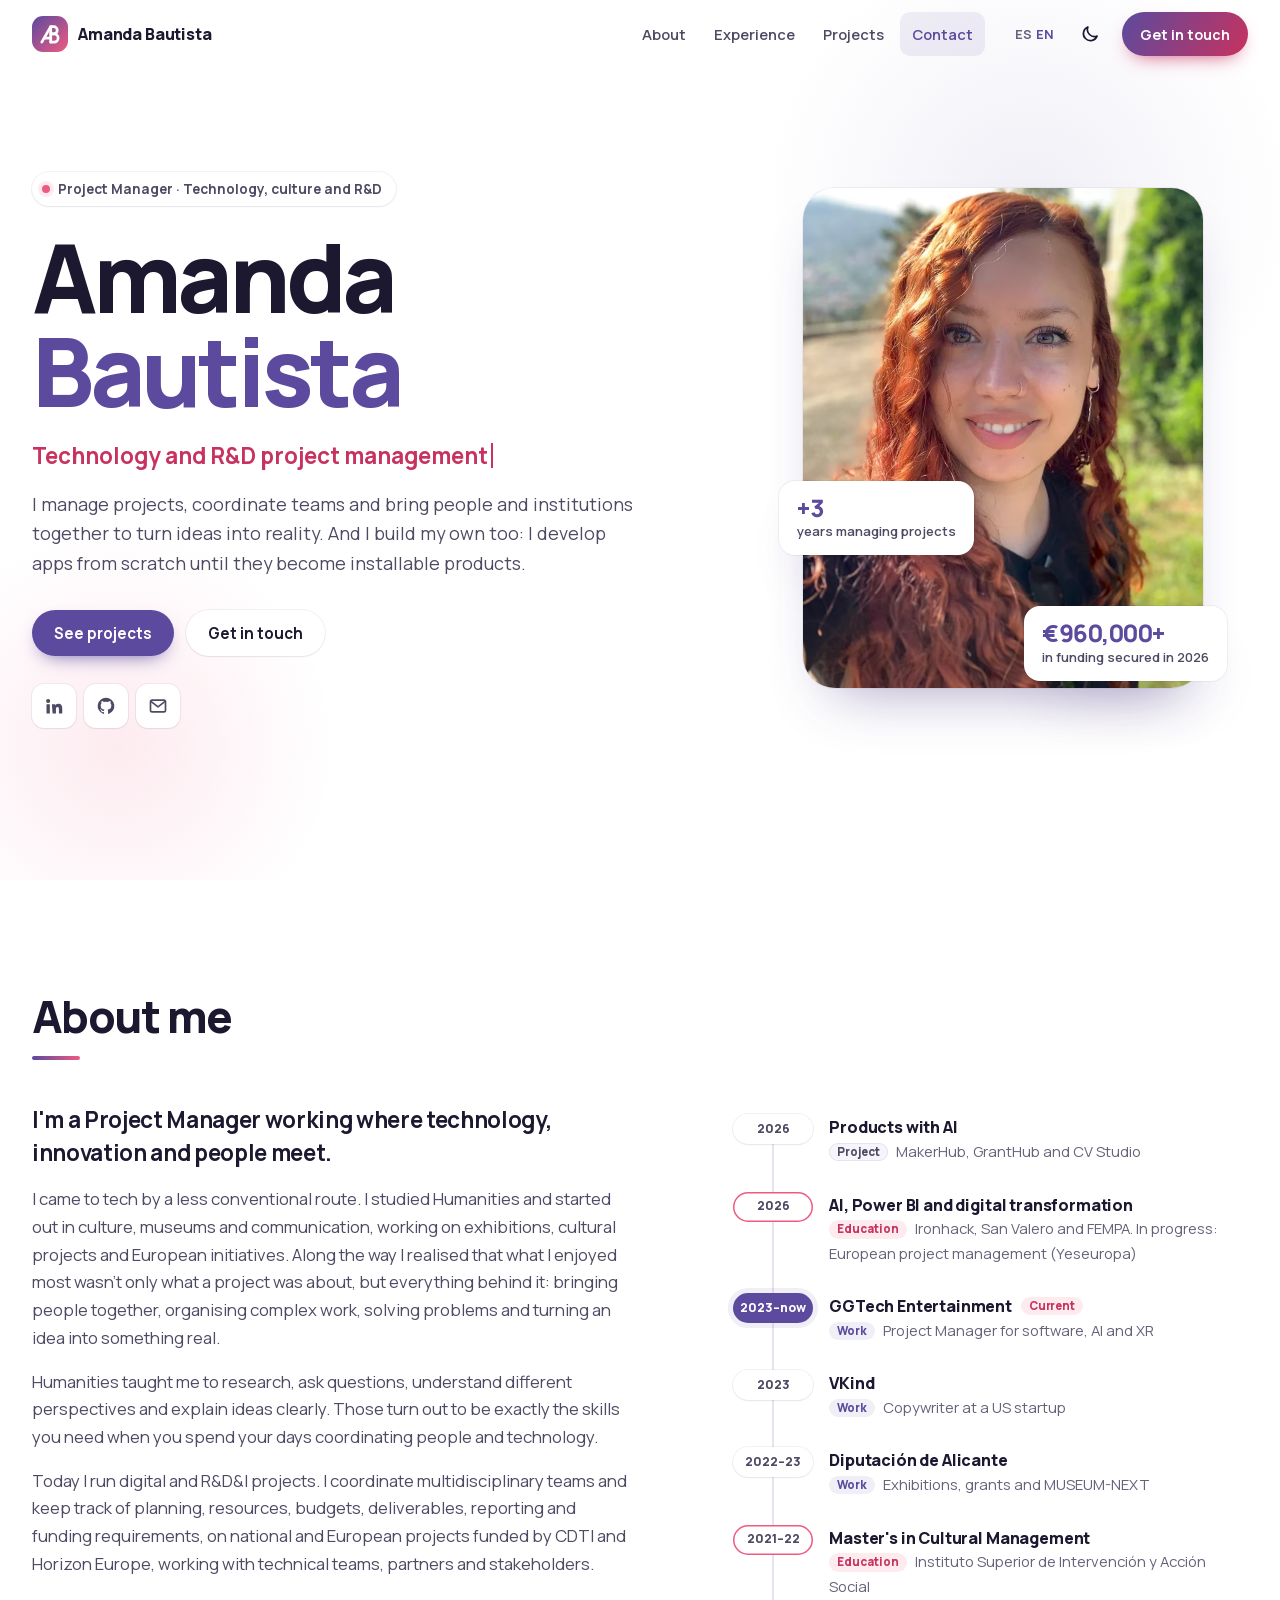
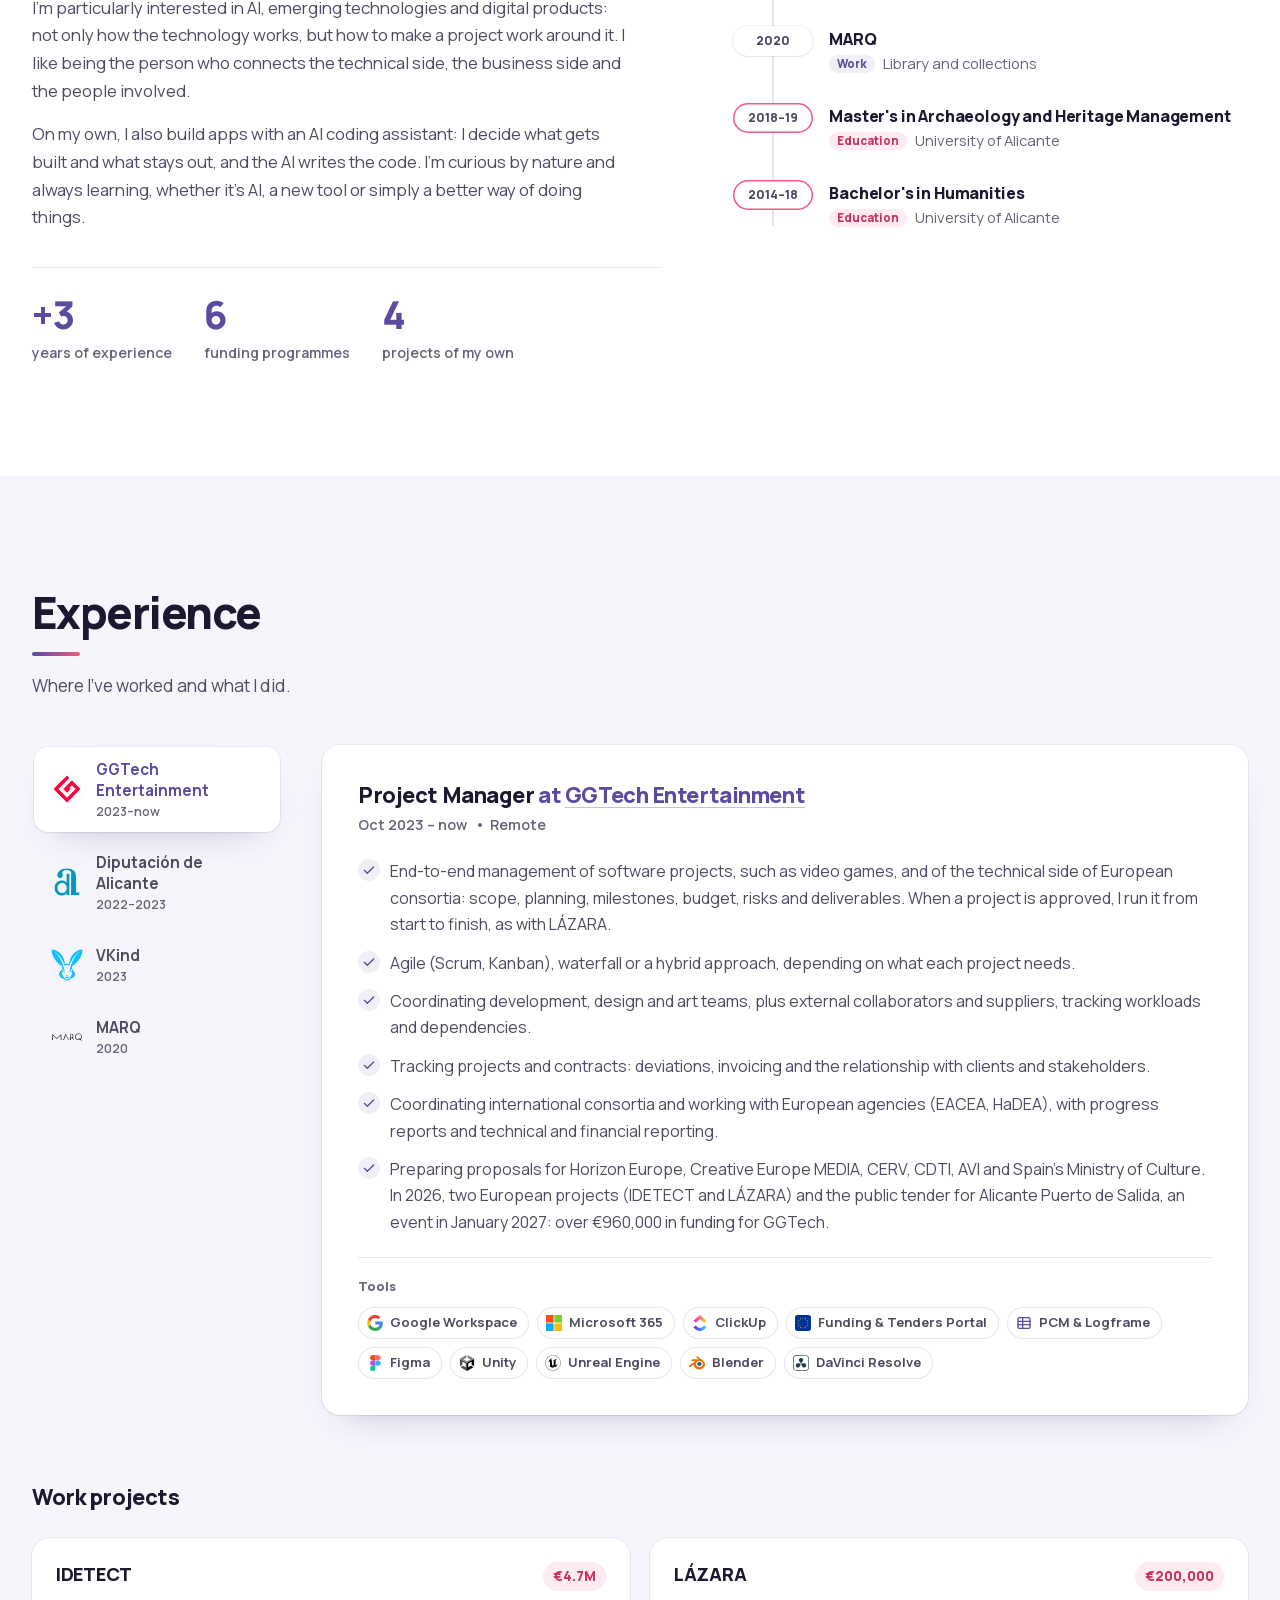
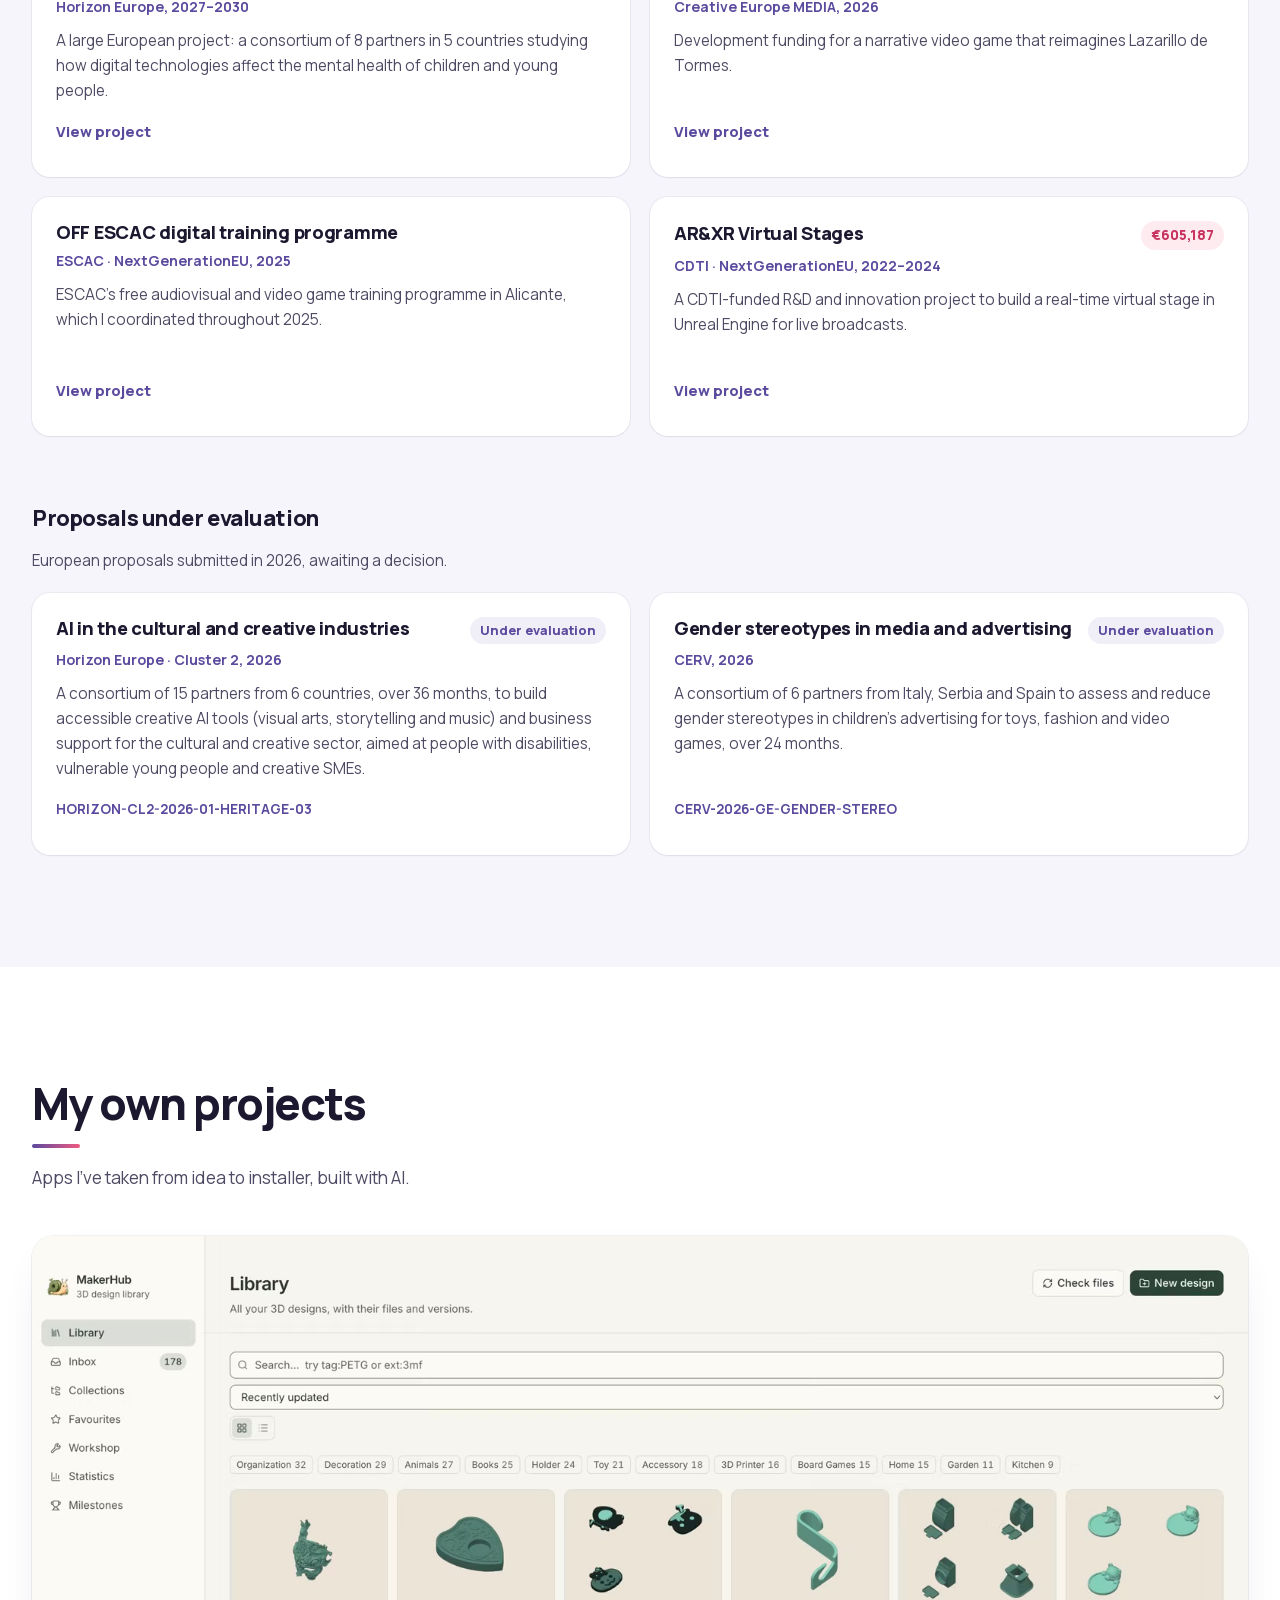
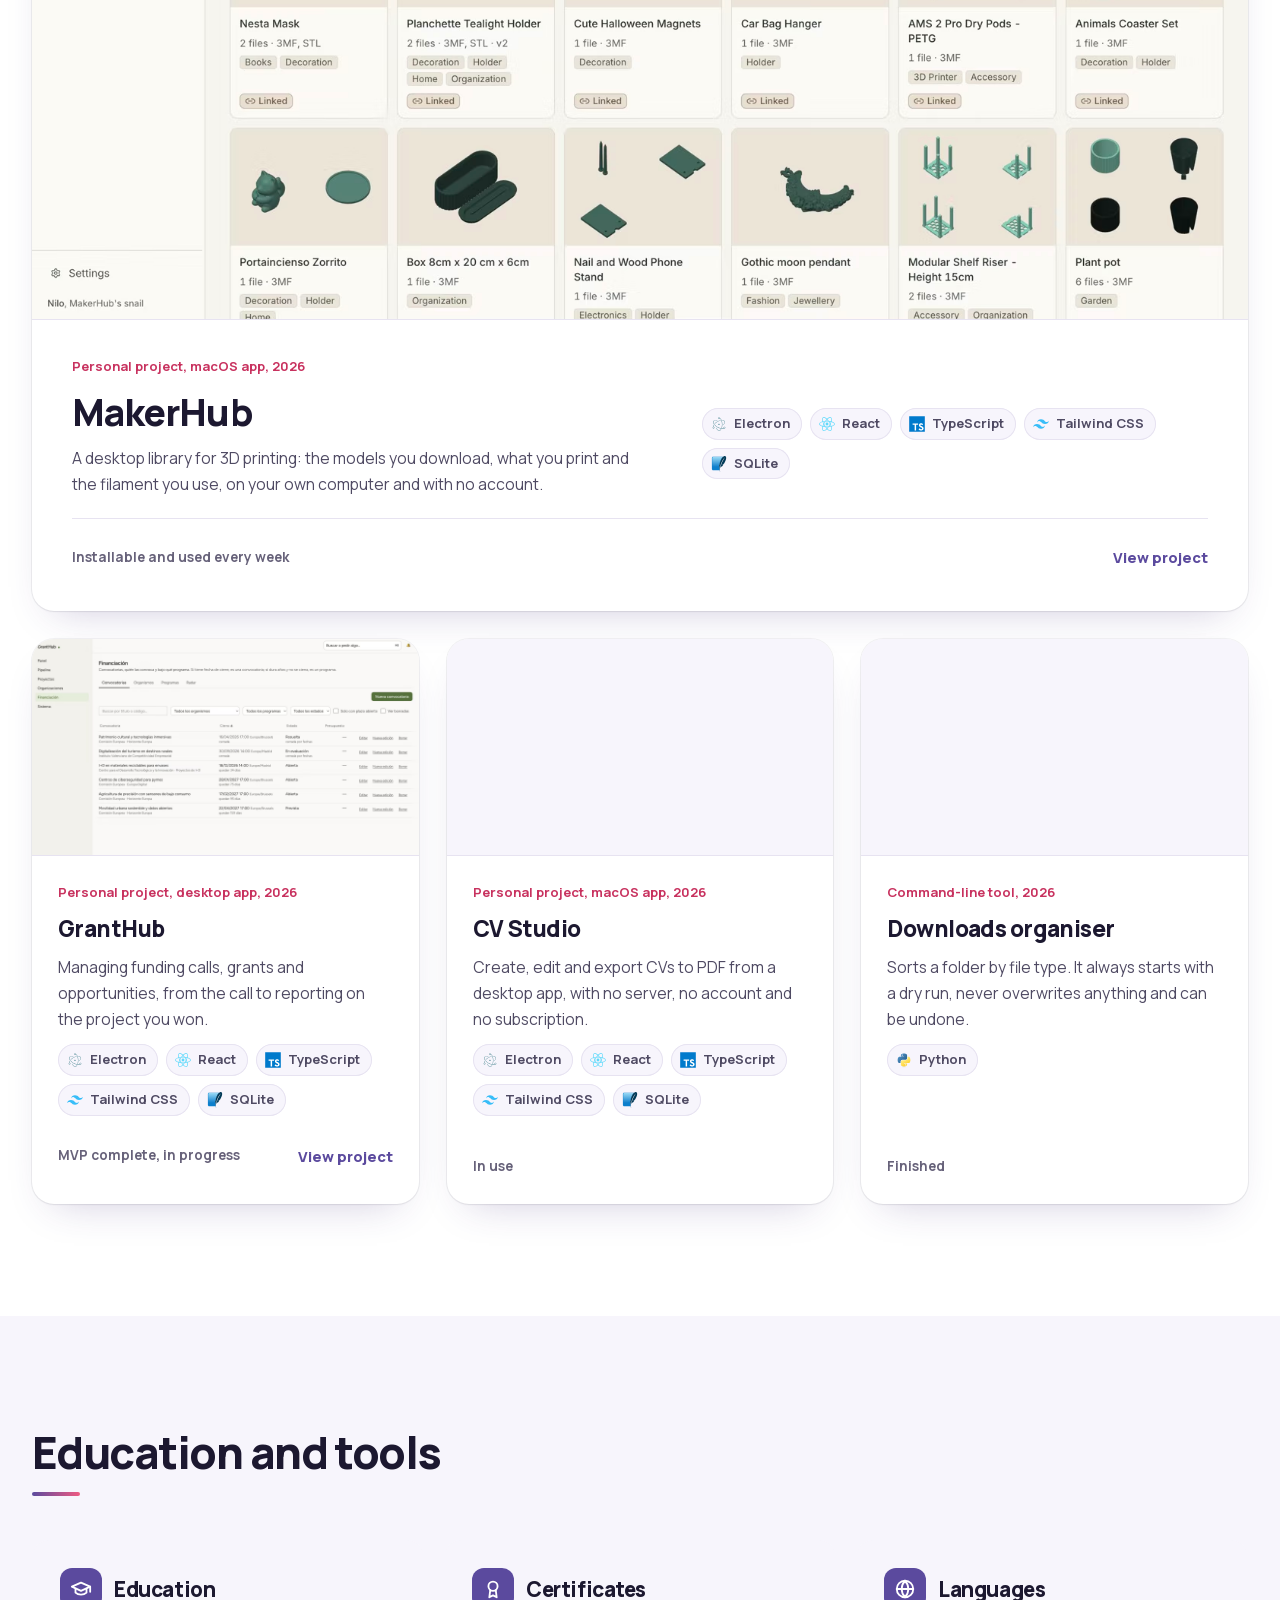
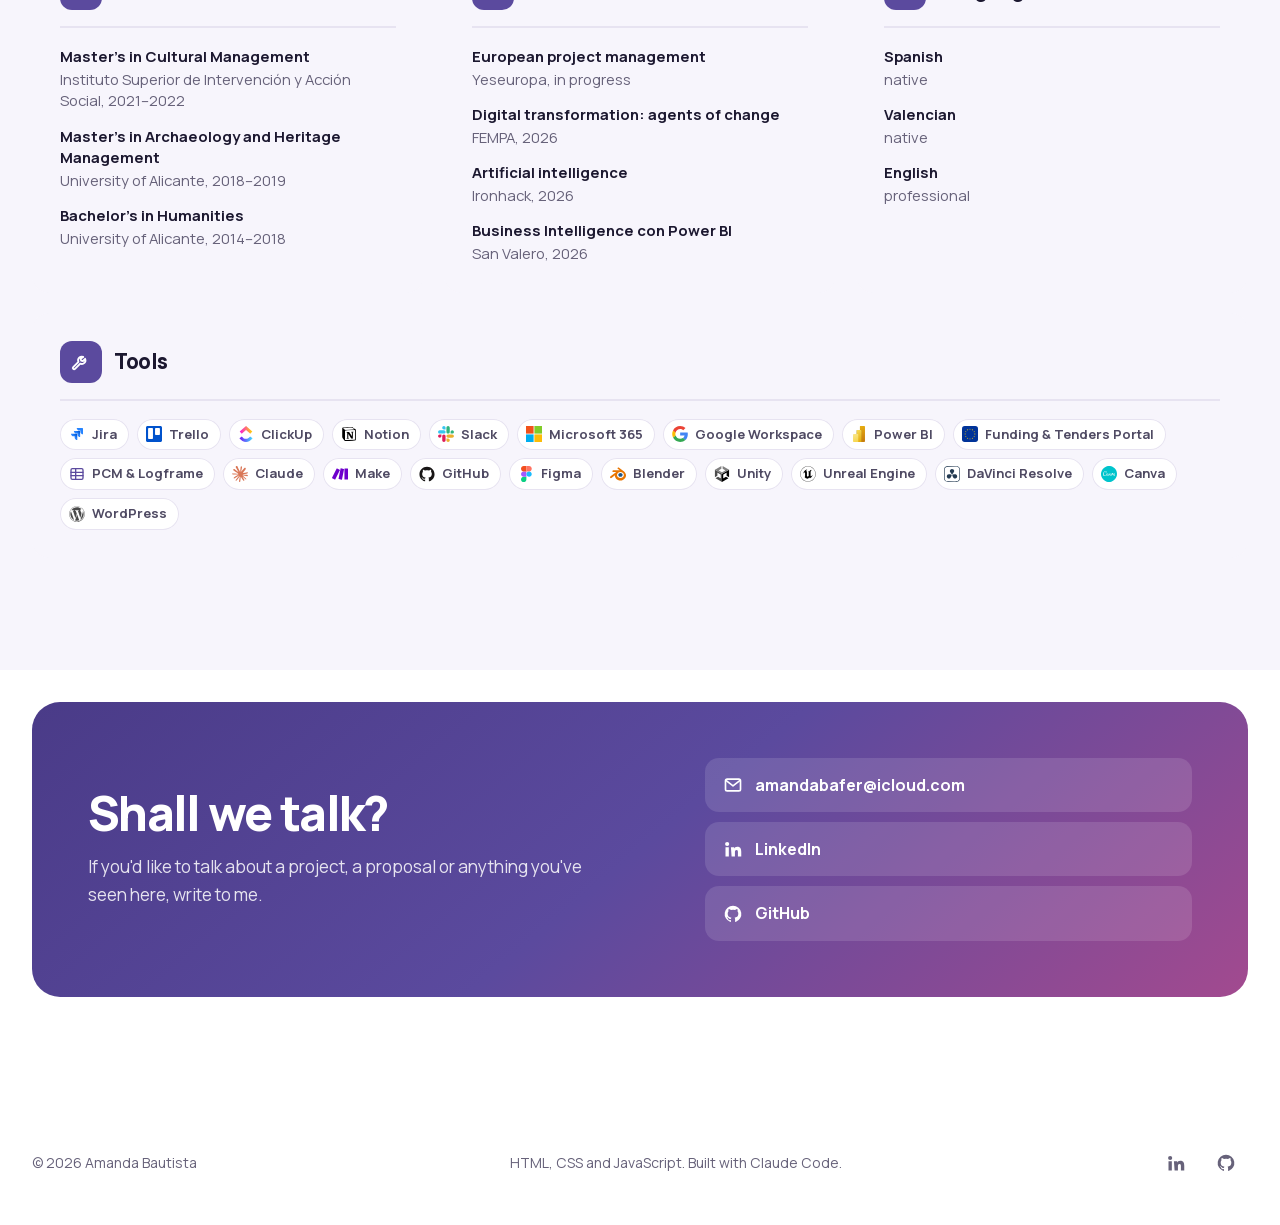
<file: index.html>
<!doctype html>
<html lang="es" data-theme="light">
<head>
  <meta charset="utf-8">
  <meta name="viewport" content="width=device-width, initial-scale=1">
  <!-- Sin indexar a propósito: la web solo la ve quien tenga el enlace. Para que salga en Google, borra esta línea. -->
  <meta name="robots" content="noindex, nofollow">
  <meta name="theme-color" content="#ffffff">
  <link rel="icon" href="assets/img/favicon.svg" type="image/svg+xml">
  <link rel="preload" href="assets/fonts/manrope-latin.woff2" as="font" type="font/woff2" crossorigin>
  <link rel="stylesheet" href="assets/css/styles.css?v=202611161343">
  <!-- Tema e idioma antes de pintar, para que no parpadee -->
  <script>
    (function () {
      var d = document.documentElement, s = {}, q = new URLSearchParams(location.search);
      try { s.t = localStorage.getItem("theme"); s.l = localStorage.getItem("lang"); } catch (e) {}
      var t = q.get("theme"), l = q.get("lang");
      if (t !== "light" && t !== "dark") t = s.t || (matchMedia("(prefers-color-scheme: dark)").matches ? "dark" : "light");
      if (l !== "es" && l !== "en") l = s.l || ((navigator.language || "es").slice(0, 2) === "en" ? "en" : "es");
      d.setAttribute("data-theme", t);
      d.setAttribute("lang", l);
      document.querySelector('meta[name="theme-color"]').setAttribute("content", t === "dark" ? "#0e0c16" : "#ffffff");
    })();
  </script>
  <title>Amanda Bautista, Project Manager</title>
  <meta name="description" content="Project Manager en tecnología, cultura e I+D+i. Gestiono proyectos, coordino equipos y conecto personas e instituciones para hacer realidad las ideas, y desarrollo mis propias aplicaciones.">
  <meta property="og:type" content="website">
  <meta property="og:site_name" content="Amanda Bautista">
  <meta property="og:title" content="Amanda Bautista, Project Manager">
  <meta property="og:description" content="Project Manager en tecnología, cultura e I+D+i. Gestiono proyectos, coordino equipos y conecto personas e instituciones para hacer realidad las ideas, y desarrollo mis propias aplicaciones.">
  <meta property="og:url" content="https://amandabautista.github.io/">
  <meta property="og:image" content="https://amandabautista.github.io/assets/img/og-tarjeta.jpg">
  <meta property="og:image:width" content="1200">
  <meta property="og:image:height" content="630">
  <meta property="og:image:alt" content="Amanda Bautista, Project Manager">
  <meta property="og:locale" content="es_ES">
  <meta name="twitter:card" content="summary_large_image">
</head>
<body data-page="home">
  <a class="skip-link" id="skip" href="#main">Saltar al contenido</a>
  <header class="navbar" id="site-header"></header>
  <main id="main">
    <section class="hero" id="home"></section>
    <section class="section" id="about" aria-labelledby="about-title"></section>
    <section class="section alt" id="experience" aria-labelledby="experience-title"></section>
    <section class="section" id="projects" aria-labelledby="projects-title"></section>
    <section class="section alt" id="skills" aria-labelledby="skills-title"></section>
    <section class="section contact-section" id="contact" aria-labelledby="contact-title"></section>
  </main>
  <footer class="footer" id="site-footer"></footer>
  <noscript><p class="noscript">Amanda Bautista, Project Manager en tecnología e innovación. <a href="https://github.com/amandabautista">GitHub</a></p></noscript>
  <script src="assets/js/content.js?v=202611161343"></script>
  <script src="assets/js/main.js?v=202611161343"></script>
</body>
</html>
</file>
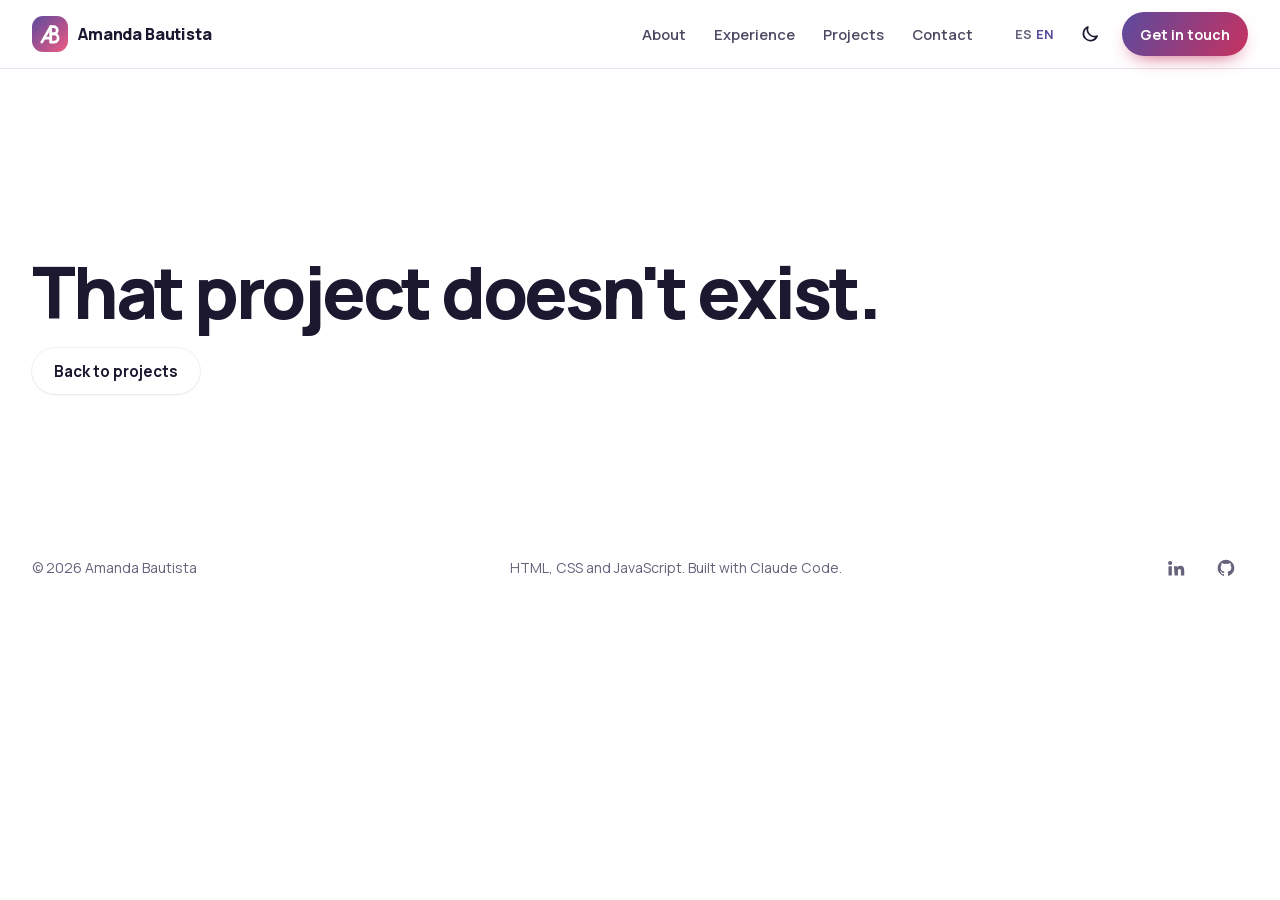
<file: proyecto.html>
<!doctype html>
<html lang="es" data-theme="light">
<head>
  <meta charset="utf-8">
  <meta name="viewport" content="width=device-width, initial-scale=1">
  <!-- Sin indexar a propósito: la web solo la ve quien tenga el enlace. Para que salga en Google, borra esta línea. -->
  <meta name="robots" content="noindex, nofollow">
  <meta name="theme-color" content="#ffffff">
  <link rel="icon" href="assets/img/favicon.svg" type="image/svg+xml">
  <link rel="preload" href="assets/fonts/manrope-latin.woff2" as="font" type="font/woff2" crossorigin>
  <link rel="stylesheet" href="assets/css/styles.css?v=202611161343">
  <!-- Tema e idioma antes de pintar, para que no parpadee -->
  <script>
    (function () {
      var d = document.documentElement, s = {}, q = new URLSearchParams(location.search);
      try { s.t = localStorage.getItem("theme"); s.l = localStorage.getItem("lang"); } catch (e) {}
      var t = q.get("theme"), l = q.get("lang");
      if (t !== "light" && t !== "dark") t = s.t || (matchMedia("(prefers-color-scheme: dark)").matches ? "dark" : "light");
      if (l !== "es" && l !== "en") l = s.l || ((navigator.language || "es").slice(0, 2) === "en" ? "en" : "es");
      d.setAttribute("data-theme", t);
      d.setAttribute("lang", l);
      document.querySelector('meta[name="theme-color"]').setAttribute("content", t === "dark" ? "#0e0c16" : "#ffffff");
    })();
  </script>
  <title>Proyecto, Amanda Bautista</title>
  <meta name="description" content="Project Manager en tecnología, cultura e I+D+i. Gestiono proyectos, coordino equipos y conecto personas e instituciones para hacer realidad las ideas, y desarrollo mis propias aplicaciones.">
  <meta property="og:type" content="website">
  <meta property="og:site_name" content="Amanda Bautista">
  <meta property="og:title" content="Amanda Bautista, Project Manager">
  <meta property="og:description" content="Project Manager en tecnología, cultura e I+D+i. Gestiono proyectos, coordino equipos y conecto personas e instituciones para hacer realidad las ideas, y desarrollo mis propias aplicaciones.">
  <meta property="og:url" content="https://amandabautista.github.io/">
  <meta property="og:image" content="https://amandabautista.github.io/assets/img/og-tarjeta.jpg">
  <meta property="og:image:width" content="1200">
  <meta property="og:image:height" content="630">
  <meta property="og:image:alt" content="Amanda Bautista, Project Manager">
  <meta property="og:locale" content="es_ES">
  <meta name="twitter:card" content="summary_large_image">
</head>
<body data-page="project">
  <a class="skip-link" id="skip" href="#main">Saltar al contenido</a>
  <header class="navbar" id="site-header"></header>
  <main id="main" class="case-page"><article class="case" id="project"></article></main>
  <footer class="footer" id="site-footer"></footer>
  <script src="assets/js/content.js?v=202611161343"></script>
  <script src="assets/js/main.js?v=202611161343"></script>
</body>
</html>
</file>
<file: assets/css/styles.css>
/* Manrope (SIL Open Font License, ver assets/fonts/OFL.txt), servida desde la propia web */
@font-face {
  font-family: "Manrope"; font-style: normal; font-weight: 400 800; font-display: swap;
  src: url("../fonts/manrope-latin-ext.woff2") format("woff2");
  unicode-range: U+0100-02BA, U+02BD-02C5, U+02C7-02CC, U+02CE-02D7, U+02DD-02FF, U+0304, U+0308, U+0329, U+1D00-1DBF, U+1E00-1E9F, U+1EF2-1EFF, U+2020, U+20A0-20AB, U+20AD-20C4, U+2113, U+2C60-2C7F, U+A720-A7FF;
}
@font-face {
  font-family: "Manrope"; font-style: normal; font-weight: 400 800; font-display: swap;
  src: url("../fonts/manrope-latin.woff2") format("woff2");
  unicode-range: U+0000-00FF, U+0131, U+0152-0153, U+02BB-02BC, U+02C6, U+02DA, U+02DC, U+0304, U+0308, U+0329, U+2000-206F, U+20AC, U+2122, U+2191, U+2193, U+2212, U+2215, U+FEFF, U+FFFD;
}

/* =========================================================
   Portfolio de Amanda Bautista
   Colores sacados de su CV (morado y rosa). Para cambiarlos,
   toca solo :root (claro) y [data-theme="dark"] (oscuro).
   ========================================================= */

:root {
  --bg: #ffffff;
  --bg-alt: #f7f5fc;
  --surface: #ffffff;
  --ink: #1c1830;
  --soft: #4f4a63;
  --faint: #67627a;
  --line: #e7e3f1;
  --primary: #5b4a9e;          /* morado del CV */
  --primary-strong: #4a3b88;
  --pink: #c8325f;             /* rosa del CV, oscurecido para que se lea sobre blanco */
  --pink-bright: #ef5a82;      /* rosa del CV para decoración */
  --primary-soft: color-mix(in srgb, var(--primary) 9%, transparent);
  --pink-soft: color-mix(in srgb, var(--pink-bright) 12%, transparent);
  --on-primary: #ffffff;
  --shadow-sm: 0 1px 2px rgb(28 24 48 / .06), 0 0 0 1px rgb(28 24 48 / .05);
  --shadow: 0 1px 2px rgb(28 24 48 / .05), 0 0 0 1px rgb(28 24 48 / .05), 0 18px 40px -22px rgb(60 40 120 / .28);
  --shadow-lg: 0 0 0 1px rgb(28 24 48 / .05), 0 30px 60px -30px rgb(60 40 120 / .45);
  --font: "Manrope", system-ui, -apple-system, "Segoe UI", sans-serif;
  --container: 1360px;   /* ancho máximo del contenido; antes 1160 y sobraba margen a los lados */
  --pad: 16px;
  --nav-h: 68px;
  --radius: 18px;
  color-scheme: light;
}
:root[data-theme="dark"] {
  --bg: #0e0c16;
  --bg-alt: #13101d;
  --surface: #1a1626;
  --ink: #f1eef8;
  --soft: #bab4cb;
  --faint: #9d97b0;
  --line: rgb(255 255 255 / .09);
  --primary: #ab9df2;
  --primary-strong: #c4b9ff;
  --pink: #ff86a6;
  --pink-bright: #ff86a6;
  --primary-soft: rgb(171 157 242 / .13);
  --pink-soft: rgb(255 134 166 / .12);
  --on-primary: #14101f;
  --shadow-sm: 0 0 0 1px rgb(255 255 255 / .08);
  --shadow: 0 0 0 1px rgb(255 255 255 / .08), 0 20px 40px -24px rgb(0 0 0 / .8);
  --shadow-lg: 0 0 0 1px rgb(255 255 255 / .09), 0 30px 60px -30px rgb(0 0 0 / .9);
  color-scheme: dark;
}
@media (min-width: 640px) { :root { --pad: 32px; } }

/* ---------- base ---------- */
*, *::before, *::after { box-sizing: border-box; }
html { -webkit-text-size-adjust: 100%; scroll-padding-top: calc(var(--nav-h) + 12px); }
@media (prefers-reduced-motion: no-preference) { html { scroll-behavior: smooth; } }
body { margin: 0; background: var(--bg); color: var(--ink); font: 400 1rem/1.65 var(--font); -webkit-font-smoothing: antialiased; }
h1, h2, h3, h4, p, ul, ol, dl, dd, figure { margin: 0; }
ul, ol { padding: 0; list-style: none; }
img { display: block; max-width: 100%; height: auto; }
a { color: inherit; }
svg { width: 20px; height: 20px; fill: none; stroke: currentColor; stroke-width: 2; stroke-linecap: round; stroke-linejoin: round; flex: none; }
svg.fill { fill: currentColor; stroke: none; }
:focus-visible { outline: 2px solid var(--primary); outline-offset: 3px; border-radius: 6px; }
::selection { background: var(--primary); color: var(--on-primary); }

.container { width: 100%; max-width: var(--container); margin-inline: auto; padding-inline: var(--pad); }
.skip-link { position: absolute; left: var(--pad); top: -100px; z-index: 100; padding: 10px 16px; border-radius: 10px; background: var(--primary); color: var(--on-primary); font-weight: 700; }
.skip-link:focus { top: 12px; }

/* Aparición al hacer scroll */
/* ---------- movimiento ----------
   ADN: personalidad fiable y ordenada; tempo medio; poca densidad.
   Gesto propio: "las cosas se van marcando en orden, como un plan que avanza".
   Solo se mueve: la entrada de la portada (una vez), la línea del recorrido
   (una vez, al verla) y los checks al cambiar de pestaña. El resto está quieto. */
:root {
  --dur-fast: 150ms;      /* respuesta a hover / pulsación */
  --dur-base: 280ms;      /* cambios de estado */
  --dur-slow: 560ms;      /* entrada de la portada y del recorrido */
  --ease-out: cubic-bezier(0, 0, .2, 1);   /* lo que llega se asienta */
  --ease-in: cubic-bezier(.4, 0, 1, 1);    /* lo que se va acelera */
  --stagger: 70ms;
}

/* Movimiento en toda la página.
   Todo va dentro de prefers-reduced-motion: quien pide menos movimiento ve la
   página quieta, y sin JavaScript el contenido se ve igual. */
@media (prefers-reduced-motion: no-preference) {
  /* Entrada al hacer scroll: cada bloque sube y aparece; en las rejillas, uno tras otro.
     Con animation (y fill "backwards") y no con transition: así, cuando termina, el
     elemento vuelve a sus estilos normales y el efecto al pasar el ratón no hereda
     el retraso de la entrada. */
  .reveal:not(.in) { opacity: 0; }
  .reveal.in { animation: rise var(--dur-slow) var(--ease-out) backwards; animation-delay: calc(var(--d, 0) * 110ms); }
  .hero .reveal.in { animation-name: rise-sm; animation-delay: calc(var(--d, 0) * var(--stagger)); }
  .hero-visual.reveal.in { animation-name: rise-photo; }

  /* La rayita bajo cada título crece al aparecer */
  .section-head.reveal h2::after { width: 0; transition: width 700ms var(--ease-out) 250ms; }
  .section-head.reveal.in h2::after { width: 48px; }

  /* Los chips de tecnologías y herramientas entran en cadena */
  .reveal:not(.in) .chip { opacity: 0; }
  .reveal.in .chip { animation: chip-in 400ms var(--ease-out) backwards; animation-delay: calc(200ms + var(--i, 0) * 35ms); }

  /* Fondo de la portada: las dos manchas de color se mueven despacio */
  .hero::before { animation: drift-a 18s ease-in-out infinite alternate; }
  .hero::after { animation: drift-b 22s ease-in-out infinite alternate; }

  /* Tarjetas junto a la foto: flotan suavemente */
  .float-card { animation: bob 5s ease-in-out infinite alternate; }
  .fc2 { animation-delay: -2.5s; }
}
@keyframes rise { from { opacity: 0; transform: translateY(28px); } }
@keyframes rise-sm { from { opacity: 0; transform: translateY(16px); } }
@keyframes rise-photo { from { opacity: 0; transform: translateY(24px) scale(.97); } }
@keyframes chip-in { from { opacity: 0; transform: translateY(8px) scale(.96); } }
@keyframes drift-a { to { transform: translate(-6%, 8%) scale(1.08); } }
@keyframes drift-b { to { transform: translate(8%, -6%) scale(1.1); } }
@keyframes bob { to { transform: translateY(-10px); } }

/* Al pasar el ratón: lo que se puede pulsar se levanta un poco */
@media (hover: hover) and (prefers-reduced-motion: no-preference) {
  .btn { transition: transform var(--dur-fast) var(--ease-out), background-color var(--dur-fast) var(--ease-out), box-shadow var(--dur-fast) var(--ease-out); }
  .btn:hover { transform: translateY(-2px); }
  .hero-social a, .footer-social a { transition: transform var(--dur-fast) var(--ease-out), color var(--dur-fast), box-shadow var(--dur-fast); }
  .hero-social a:hover { transform: translateY(-3px); }
  .pj, .fund, .skill-card, .tools, .other, .xp-panel { transition: transform 260ms var(--ease-out), box-shadow 260ms var(--ease-out); }
  .pj:hover { transform: translateY(-6px); box-shadow: var(--shadow-lg); }
  .pj .shot { transition: transform 600ms var(--ease-out); }
  .pj:hover .shot { transform: scale(1.03); }
  .fund:hover, .skill-card:hover, .other:hover { transform: translateY(-4px); box-shadow: var(--shadow); }
  .skill-icon { transition: transform 300ms var(--ease-out); }
  .skill-card:hover .skill-icon, .tools:hover .skill-icon { transform: rotate(-8deg) scale(1.08); }
  .chip { transition: transform var(--dur-fast) var(--ease-out), box-shadow var(--dur-fast); }
  .chip:hover { transform: translateY(-2px); box-shadow: var(--shadow-sm); }
  .contact-row { transition: background-color var(--dur-fast), transform var(--dur-fast) var(--ease-out); }
  .contact-row:hover { transform: translateX(4px); }
  .logo-mark { transition: transform 300ms var(--ease-out); }
  .logo:hover .logo-mark { transform: rotate(-6deg) scale(1.05); }
}

/* ---------- botones ---------- */
.btn {
  display: inline-flex; align-items: center; justify-content: center; gap: 8px;
  min-height: 46px; padding: 0 22px; border-radius: 999px; border: 0;
  font: 700 .95rem var(--font); text-decoration: none; cursor: pointer; white-space: nowrap;
  transition: background-color var(--dur-fast) var(--ease-out), box-shadow var(--dur-fast) var(--ease-out);
}
.btn-sm { min-height: 44px; padding: 0 18px; font-size: .875rem; }
.btn-primary { background: var(--primary); color: var(--on-primary); box-shadow: 0 8px 20px -10px var(--primary); }
.btn-primary:hover { background: var(--primary-strong); }
.btn-ghost { background: var(--surface); color: var(--ink); box-shadow: var(--shadow-sm); }
.btn-ghost:hover { box-shadow: var(--shadow); }
a, button { touch-action: manipulation; }
.icon-btn {
  display: inline-grid; place-items: center; width: 44px; height: 44px; border-radius: 12px; border: 0;
  background: transparent; color: var(--ink); cursor: pointer;
}
.icon-btn:hover { background: var(--primary-soft); color: var(--primary); }

/* ---------- navegación ---------- */
.navbar { position: fixed; inset: 0 0 auto; z-index: 50; transition: background-color .2s ease, box-shadow .2s ease; }
.navbar.is-scrolled, .navbar.menu-open {
  background: color-mix(in srgb, var(--bg) 85%, transparent);
  -webkit-backdrop-filter: blur(14px) saturate(160%); backdrop-filter: blur(14px) saturate(160%);
  box-shadow: 0 1px 0 var(--line);
}
.case-page .navbar, body[data-page="project"] .navbar { background: color-mix(in srgb, var(--bg) 85%, transparent); -webkit-backdrop-filter: blur(14px); backdrop-filter: blur(14px); box-shadow: 0 1px 0 var(--line); }
.nav-inner { display: flex; align-items: center; gap: 20px; height: var(--nav-h); }
.logo { display: inline-flex; align-items: center; gap: 10px; min-height: 44px; font-weight: 800; text-decoration: none; letter-spacing: -0.01em; }
.logo-mark {
  display: grid; place-items: center; width: 36px; height: 36px; border-radius: 11px;
  background: linear-gradient(135deg, #5b4a9e, #ef5a82); color: #fff;
}
.logo-mark svg { width: 25px; height: 25px; stroke: none; }
.nav-links { margin-left: auto; }
.nav-links ul { display: flex; gap: 4px; }
.nav-links a { display: flex; align-items: center; min-height: 44px; padding: 0 12px; border-radius: 10px; font-size: .92rem; font-weight: 600; color: var(--soft); text-decoration: none; }
.nav-links a:hover, .nav-links a.active { color: var(--primary); background: var(--primary-soft); }
.nav-actions { display: flex; align-items: center; gap: 4px; }
.lang-btn { width: auto; padding: 0 10px; gap: 4px; display: inline-flex; font: 700 .8rem var(--font); }
.lang-btn span { color: var(--faint); }
.lang-btn span.on { color: var(--primary); }
/* Contactar destaca: degradado de los colores del CV (rosa oscurecido para que el blanco se lea) */
.nav-cta {
  margin-left: 6px; color: #fff;
  background: linear-gradient(120deg, #5b4a9e, #c8325f);
  box-shadow: 0 8px 20px -10px #c8325f;
}
.nav-cta:hover { color: #fff; filter: brightness(1.08); box-shadow: 0 10px 24px -10px #c8325f; }
.menu-btn { display: none; }
.mobile-menu { border-top: 1px solid var(--line); padding: 8px var(--pad) 16px; }
.mobile-menu a { display: block; padding: 12px 4px; font-weight: 700; text-decoration: none; border-bottom: 1px solid var(--line); }
@media (max-width: 959px) {
  .nav-links { display: none; }
  .nav-actions { margin-left: auto; }
  .menu-btn { display: inline-grid; }
}
@media (max-width: 479px) { .logo-text { display: none; } .nav-cta { padding: 0 14px; margin-left: 2px; } }
@media (min-width: 960px) { .mobile-menu { display: none !important; } }

/* ---------- portada ---------- */
.hero { position: relative; overflow: hidden; padding: calc(var(--nav-h) + 40px) 0 72px; }
.hero::before {
  content: ""; position: absolute; z-index: -1; inset: -20% -10% auto auto; width: 60vw; height: 60vw; max-width: 760px; max-height: 760px;
  background: radial-gradient(closest-side, var(--primary-soft), transparent 70%); pointer-events: none;
}
.hero::after {
  content: ""; position: absolute; z-index: -1; inset: auto auto -20% -15%; width: 50vw; height: 50vw; max-width: 620px; max-height: 620px;
  background: radial-gradient(closest-side, var(--pink-soft), transparent 70%); pointer-events: none;
}
.hero-inner { display: grid; gap: 56px; align-items: center; }
@media (min-width: 1024px) {
  .hero { min-height: min(100vh, 880px); min-height: min(100svh, 880px); display: flex; align-items: center; padding-top: calc(var(--nav-h) + 24px); }
  .hero-inner { grid-template-columns: minmax(0, 1.15fr) minmax(0, .85fr); gap: 64px; }
}
.badge {
  display: inline-flex; align-items: center; gap: 8px; padding: 6px 14px 6px 10px; border-radius: 999px;
  background: var(--surface); box-shadow: var(--shadow-sm); font-size: .85rem; font-weight: 700; color: var(--soft);
}
/* En móviles estrechos la etiqueta se encoge un poco para seguir en una línea */
@media (max-width: 419px) { .badge { gap: 7px; padding-right: 12px; font-size: clamp(.68rem, 3.3vw, .8rem); white-space: nowrap; } }
.badge::before { content: ""; width: 8px; height: 8px; border-radius: 50%; background: var(--pink-bright); box-shadow: 0 0 0 4px var(--pink-soft); }
.hero-name { margin-top: 24px; font-size: clamp(3.2rem, 8vw, 6rem); font-weight: 800; line-height: .98; letter-spacing: -0.045em; }
.hero-surname { display: block; color: var(--primary); }
.typed {
  min-height: 1.4em; margin-top: 22px; line-height: 1.4;
  font-size: clamp(1.1rem, 2.2vw, 1.4rem); font-weight: 700; color: var(--pink);
}
/* En el móvil la frase más larga ocupa dos líneas: se reserva su sitio para que nada salte */
@media (max-width: 599px) { .typed { min-height: 2.8em; } }
.caret { display: inline-block; width: 2px; height: 1.1em; margin-left: 3px; vertical-align: -0.15em; background: currentColor; }
@media (prefers-reduced-motion: no-preference) { .caret { animation: blink 1s steps(1) infinite; } }
.typed.is-done .caret { display: none; }
@keyframes blink { 50% { opacity: 0; } }
.lead { margin-top: 18px; max-width: 34em; font-size: 1.12rem; color: var(--soft); }
.hero-ctas { display: flex; flex-wrap: wrap; gap: 12px; margin-top: 32px; }
.hero-social { display: flex; gap: 8px; margin-top: 28px; }
.hero-social a {
  display: grid; place-items: center; width: 44px; height: 44px; border-radius: 12px;
  background: var(--surface); box-shadow: var(--shadow-sm); color: var(--soft);
}
.hero-social a:hover { color: var(--primary); box-shadow: var(--shadow); }

.hero-visual { position: relative; max-width: 440px; width: 100%; margin-inline: auto; padding: 0 20px 24px; }
.photo-frame { position: relative; border-radius: 32px; overflow: hidden; box-shadow: var(--shadow-lg); aspect-ratio: 4 / 5; }
.hero-photo { width: 100%; height: 100%; object-fit: cover; }
.hero-monogram {
  display: grid; place-items: center;
  background:
    radial-gradient(circle at 25% 20%, rgb(255 255 255 / .22), transparent 40%),
    linear-gradient(150deg, #5b4a9e 0%, #7a5bb5 55%, #ef5a82 100%);
}
.hero-monogram span { font-size: clamp(5rem, 14vw, 8rem); font-weight: 800; letter-spacing: -0.06em; color: rgb(255 255 255 / .92); }
.float-card {
  position: absolute; display: grid; gap: 2px; padding: 14px 18px; border-radius: 16px;
  background: var(--surface); box-shadow: var(--shadow-lg); max-width: 210px;
}
.float-card strong { font-size: 1.5rem; font-weight: 800; letter-spacing: -0.02em; color: var(--primary); line-height: 1.1; }
.float-card span { font-size: .82rem; font-weight: 600; line-height: 1.35; color: var(--soft); }
.fc1 { left: -4px; bottom: 30%; }
.fc2 { right: -4px; bottom: 6%; }

/* ---------- apartados ---------- */
.section { padding: 80px 0; }
.section.alt { background: var(--bg-alt); }
@media (min-width: 1024px) { .section { padding: 112px 0; } }
.section-head { max-width: 640px; margin-bottom: 44px; }
.section-head h2, .case-title, .contact-info h2 { text-wrap: balance; }
.section-head h2 { font-size: clamp(2rem, 4.2vw, 2.75rem); font-weight: 800; letter-spacing: -0.035em; line-height: 1.1; }
.section-head h2::after { content: ""; display: block; width: 48px; height: 4px; margin-top: 16px; border-radius: 4px; background: linear-gradient(90deg, var(--primary), var(--pink-bright)); }
.section-head p { margin-top: 16px; font-size: 1.08rem; color: var(--soft); }
.sub-title { margin: 64px 0 24px; font-size: 1.35rem; font-weight: 800; letter-spacing: -0.02em; }

/* Sobre mí */
.about-grid { display: grid; gap: 48px; }
@media (min-width: 1024px) { .about-grid { grid-template-columns: minmax(0, 1.1fr) minmax(0, .9fr); gap: 72px; } }
.about-text p { color: var(--soft); font-size: 1.05rem; max-width: 36em; }
.about-text p + p { margin-top: 16px; }
.about-text p:first-child { color: var(--ink); font-size: clamp(1.2rem, 2vw, 1.4rem); font-weight: 700; line-height: 1.45; letter-spacing: -0.015em; }
.stats { display: flex; flex-wrap: wrap; gap: 32px; margin-top: 36px; padding-top: 28px; border-top: 1px solid var(--line); }
.stats div { display: flex; flex-direction: column-reverse; }
.stats dd { font-size: 2.4rem; font-weight: 800; letter-spacing: -0.03em; line-height: 1; color: var(--primary); }
.stats dt { margin-top: 6px; font-size: .88rem; font-weight: 600; color: var(--faint); }
.journey { position: relative; display: grid; gap: 8px; align-content: start; align-self: start; }
.journey::before { content: ""; position: absolute; left: 39px; top: 14px; bottom: 14px; width: 2px; background: var(--line); }
.journey li { position: relative; display: grid; grid-template-columns: 80px minmax(0, 1fr); gap: 16px; align-items: start; padding: 10px 0; }
.j-year {
  position: relative; z-index: 1; display: grid; place-items: center; height: 30px; border-radius: 999px;
  background: var(--surface); box-shadow: var(--shadow-sm); font-size: .78rem; font-weight: 800; color: var(--soft);
}
/* Gesto propio: la línea del recorrido se dibuja y los hitos se marcan en orden (una vez) */
@media (prefers-reduced-motion: no-preference) {
  .journey.reveal::before { transform: scaleY(0); transform-origin: top; }
  .journey.reveal.in::before { transform: scaleY(1); transition: transform calc(var(--dur-slow) * 1.6) var(--ease-out); }
  .journey.reveal li > * { opacity: .25; }
  .journey.reveal.in li > * { opacity: 1; transition: opacity var(--dur-base) var(--ease-out); transition-delay: calc(var(--d, 0) * 160ms); }
}
.journey .is-now .j-year { background: var(--primary); color: var(--on-primary); box-shadow: 0 0 0 5px var(--primary-soft); }
.j-title { font-weight: 800; letter-spacing: -0.01em; line-height: 1.35; padding-top: 3px; }
.j-now { display: inline-block; margin-left: 6px; padding: 1px 8px; border-radius: 999px; background: var(--pink-soft); color: var(--pink); font-size: .72rem; font-weight: 800; vertical-align: 2px; }
.j-text { font-size: .93rem; color: var(--faint); }
/* Tipo de hito: trabajo, formación o proyecto propio */
.j-kind { display: inline-block; margin-right: 8px; padding: 0 8px; border-radius: 999px; font-size: .72rem; font-weight: 800; line-height: 1.6; vertical-align: 1px; }
.j-kind-work { background: var(--primary-soft); color: var(--primary); }
.j-kind-study { background: var(--pink-soft); color: var(--pink); }
.j-kind-project { background: var(--bg-alt); color: var(--soft); box-shadow: inset 0 0 0 1px var(--line); }
.journey .j-study .j-year { box-shadow: inset 0 0 0 1.5px var(--pink-bright); }

/* Experiencia con pestañas */
.xp { display: grid; gap: 24px; }
@media (min-width: 860px) { .xp { grid-template-columns: 250px minmax(0, 1fr); gap: 40px; } }
.xp-tabs { display: flex; gap: 8px; overflow-x: auto; scrollbar-width: none; padding: 2px; }
.xp-tabs::-webkit-scrollbar { display: none; }
@media (min-width: 860px) { .xp-tabs { flex-direction: column; overflow: visible; } }
.xp-tab {
  display: grid; gap: 2px; text-align: left; padding: 12px 16px; border: 0; border-radius: 14px; flex: none;
  background: transparent; color: var(--soft); font: 700 .95rem var(--font); cursor: pointer;
  transition: background-color .15s ease, color .15s ease;
}
.xp-tab:hover { background: var(--primary-soft); color: var(--ink); }
.xp-tab[aria-selected="true"] { background: var(--surface); color: var(--primary); box-shadow: var(--shadow); }
.xp-tab-years { font-size: .78rem; font-weight: 600; color: var(--faint); }
.xp-panels { min-width: 0; }
.xp-panel { padding: 28px; border-radius: var(--radius); background: var(--surface); box-shadow: var(--shadow); }
@media (min-width: 640px) { .xp-panel { padding: 36px; } }
/* Al cambiar de pestaña: el panel aparece y los checks se marcan uno tras otro */
@media (prefers-reduced-motion: no-preference) {
  .xp-panel:not([hidden]) { animation: xp-in var(--dur-base) var(--ease-out); }
  .xp-panel:not([hidden]) .xp-points svg path { stroke-dasharray: 22; stroke-dashoffset: 22; animation: tick var(--dur-base) var(--ease-out) forwards; animation-delay: calc(120ms + var(--i, 0) * var(--stagger)); }
}
@keyframes xp-in { from { opacity: 0; } }
@keyframes tick { to { stroke-dashoffset: 0; } }
.xp-role { font-size: 1.35rem; font-weight: 800; letter-spacing: -0.02em; line-height: 1.3; }
.xp-at { color: var(--primary); }
.fact-note { font-size: .9rem; font-weight: 600; color: var(--soft); }
.xp-at a, .xp-points a { color: inherit; text-decoration: underline; text-decoration-thickness: 1px; text-underline-offset: 4px; text-decoration-color: color-mix(in srgb, currentColor 35%, transparent); }
.xp-at a:hover, .xp-points a:hover { text-decoration-color: currentColor; }
.xp-points a { color: var(--primary); font-weight: 600; }
.xp-meta { margin-top: 4px; font-size: .9rem; font-weight: 600; color: var(--faint); }
.xp-meta span::before { content: ""; display: inline-block; width: 4px; height: 4px; margin: 0 8px 3px; border-radius: 50%; background: currentColor; }
.xp-points { display: grid; gap: 12px; margin-top: 22px; }
.xp-points li { display: grid; grid-template-columns: 22px minmax(0, 1fr); gap: 10px; color: var(--soft); }
.xp-points svg { width: 22px; height: 22px; margin-top: 1px; padding: 3px; border-radius: 50%; background: var(--primary-soft); color: var(--primary); stroke-width: 2; }

.funds { display: grid; gap: 16px; }
@media (min-width: 700px) { .funds { grid-template-columns: repeat(2, minmax(0, 1fr)); gap: 20px; } }
/* Las cuatro tarjetas miden lo mismo y "Ver proyecto" queda siempre abajo */
@media (min-width: 700px) { .funds { grid-auto-rows: 1fr; } }
.funds > li { display: flex; }
.funds .fund { display: flex; flex-direction: column; width: 100%; }
.funds .fund-foot { margin-top: auto; padding-top: 6px; }
.fund { padding: 24px; border-radius: var(--radius); background: var(--surface); box-shadow: var(--shadow-sm); }
.fund-top { display: flex; align-items: baseline; justify-content: space-between; gap: 12px; }
.fund h4 { font-size: 1.15rem; font-weight: 800; letter-spacing: -0.015em; line-height: 1.3; }
.fund-amount { flex: none; padding: 3px 10px; border-radius: 999px; background: var(--pink-soft); color: var(--pink); font-size: .85rem; font-weight: 800; }
.fund-meta { margin-top: 4px; font-size: .88rem; font-weight: 700; color: var(--primary); }
.fund-text { margin-top: 10px; font-size: .95rem; color: var(--soft); }

/* Proyectos */
.pj-list { display: grid; gap: 28px; }
@media (min-width: 900px) { .pj-list { grid-template-columns: repeat(3, minmax(0, 1fr)); } .pj-featured { grid-column: 1 / -1; } }
.pj { display: flex; flex-direction: column; border-radius: 22px; overflow: hidden; background: var(--surface); box-shadow: var(--shadow); transition: box-shadow var(--dur-fast) var(--ease-out); }
.pj:has(a:hover) { box-shadow: var(--shadow-lg); }
/* La captura ocupa su hueco de borde a borde. El hueco tiene la misma
   proporción que las capturas (16:9), así que llena sin recortar nada.
   En el proyecto destacado la imagen va arriba, a todo el ancho: al lado del
   texto el hueco siempre salía más alto que la imagen y obligaba a recortarla. */
@media (min-width: 900px) {
  .pj-featured .pj-body {
    display: grid; grid-template-columns: minmax(0, 1.15fr) minmax(0, 1fr);
    column-gap: 48px; row-gap: 12px; align-items: start; padding: 36px 40px 32px;
  }
  .pj-featured .pj-kind, .pj-featured .pj-name, .pj-featured .pj-summary { grid-column: 1; }
  .pj-featured .chips { grid-column: 2; grid-row: 2 / span 2; align-self: center; }
  .pj-featured .pj-foot { grid-column: 1 / -1; margin-top: 8px; padding-top: 16px; border-top: 1px solid var(--line); }
}
.pj-media { aspect-ratio: 16 / 9; overflow: hidden; background: var(--bg-alt); border-bottom: 1px solid var(--line); }
.pj-media .shot { width: 100%; height: 100%; object-fit: cover; }
.pj-placeholder {
  display: grid; place-items: center; height: 100%; padding: 20px;
  background: linear-gradient(150deg, var(--primary-soft), var(--pink-soft));
}
.pj-icon { display: grid; place-items: center; width: 88px; height: 88px; border-radius: 26px; background: var(--surface); box-shadow: var(--shadow); color: var(--primary); }
.pj-icon svg { width: 44px; height: 44px; stroke-width: 1.5; } /* más fino porque es grande: mismo peso óptico */
.pj-body { display: flex; flex-direction: column; gap: 12px; flex: 1; padding: 26px; }
.pj-kind { font-size: .82rem; font-weight: 700; color: var(--pink); }
.pj-name { font-size: 1.4rem; font-weight: 800; letter-spacing: -0.025em; line-height: 1.2; }
.pj-featured .pj-name { font-size: clamp(1.8rem, 3vw, 2.3rem); }
.pj-name a { text-decoration: none; }
.pj-name a:hover { color: var(--primary); }
.pj-summary { color: var(--soft); font-size: .98rem; }
.pj-foot { display: flex; flex-wrap: wrap; align-items: center; justify-content: space-between; gap: 8px 16px; margin-top: auto; padding-top: 6px; }
.pj-status { font-size: .85rem; font-weight: 700; color: var(--faint); }
.pj-more { display: inline-flex; align-items: center; min-height: 44px; font-size: .92rem; font-weight: 800; color: var(--primary); text-decoration: none; }
.pj-more:hover { text-decoration: underline; text-underline-offset: 4px; }

.chips { display: flex; flex-wrap: wrap; gap: 8px; }
.chip {
  display: inline-flex; align-items: center; gap: 7px; padding: 5px 12px 5px 9px; border-radius: 999px;
  background: var(--bg-alt); box-shadow: inset 0 0 0 1px var(--line); font-size: .82rem; font-weight: 700; color: var(--soft);
}
.section.alt .chip, .tools .chip { background: var(--surface); }
.chip img { width: 16px; height: 16px; }
:root[data-theme="dark"] .chip-darklogo img { filter: invert(1) hue-rotate(180deg); } /* aclara sin cambiar el tono */
.chip-dot { width: 8px; height: 8px; margin: 0 4px; border-radius: 50%; background: linear-gradient(135deg, var(--primary), var(--pink-bright)); }

/* Formación y herramientas */
.skills-grid { display: grid; gap: 20px; }
@media (min-width: 900px) { .skills-grid { grid-template-columns: repeat(3, minmax(0, 1fr)); } }
.skill-card { padding: 28px; border-radius: var(--radius); background: var(--bg-alt); }
.skill-title {
  display: flex; align-items: center; gap: 12px;
  padding-bottom: 16px; border-bottom: 2px solid var(--line);
  font-size: 1.3rem; font-weight: 800; letter-spacing: -0.02em;
}
.skill-icon { display: grid; place-items: center; width: 42px; height: 42px; flex: none; border-radius: 12px; background: var(--primary); color: var(--on-primary); }
.skill-icon svg { width: 22px; height: 22px; }
.skill-list { display: grid; gap: 14px; margin-top: 18px; }
.skill-list li { display: grid; gap: 1px; font-size: .93rem; line-height: 1.45; }
.skill-list strong { font-weight: 700; }
.skill-list span { color: var(--faint); }
.tools { margin-top: 20px; padding: 28px; border-radius: var(--radius); background: var(--bg-alt); }
.tools .chips { margin-top: 18px; }

/* Contacto */
.contact-section { padding-top: 32px; }
.contact-card {
  position: relative; overflow: hidden; display: grid; gap: 32px; padding: 40px 28px; border-radius: 28px;
  background: linear-gradient(140deg, #4a3b88 0%, #5b4a9e 50%, #a24a8f 100%); color: #fff;
}
@media (min-width: 860px) { .contact-card { grid-template-columns: minmax(0, 1.2fr) minmax(0, 1fr); align-items: center; padding: 56px; } }
.contact-info h2 { font-size: clamp(2rem, 4.5vw, 3rem); font-weight: 800; letter-spacing: -0.035em; line-height: 1.05; }
.contact-info p { margin-top: 14px; max-width: 30em; font-size: 1.08rem; color: rgb(255 255 255 / .85); }
.contact-links { display: grid; gap: 10px; }
.contact-row {
  display: flex; align-items: center; gap: 12px; padding: 14px 18px; border-radius: 14px;
  background: rgb(255 255 255 / .12); color: #fff; font-weight: 700; text-decoration: none; overflow-wrap: anywhere;
  transition: background-color .15s ease;
}
.contact-row:hover { background: rgb(255 255 255 / .22); }
.contact-card :focus-visible { outline-color: #fff; }

/* Pie */
.footer { padding: 32px 0 40px; }
.footer-inner { display: flex; flex-wrap: wrap; align-items: center; justify-content: space-between; gap: 12px 24px; font-size: .88rem; color: var(--faint); }
.footer-social { display: flex; gap: 6px; }
.footer-social a { display: grid; place-items: center; width: 44px; height: 44px; border-radius: 10px; color: var(--faint); }
.footer-social a:hover { color: var(--primary); background: var(--primary-soft); }
.noscript { padding: 24px var(--pad); }

/* ---------- página de proyecto ---------- */
.case { padding-top: calc(var(--nav-h) + 40px); }
.case-back { display: inline-flex; align-items: center; gap: 8px; font-size: .92rem; font-weight: 700; color: var(--soft); text-decoration: none; }
.case-back:hover { color: var(--primary); }
.case-head { display: grid; gap: 16px; max-width: 760px; margin-top: 32px; justify-items: start; }
.case-title { font-size: clamp(2.6rem, 7vw, 4.5rem); font-weight: 800; letter-spacing: -0.045em; line-height: 1; }
.case-summary { font-size: 1.18rem; color: var(--soft); max-width: 36em; }
.case-head .btn { margin-top: 8px; }
.case-cover { margin-top: 48px; border-radius: 24px; overflow: hidden; box-shadow: var(--shadow-lg); }
.case-video { background: #000; }
.case-video video { display: block; width: 100%; height: auto; aspect-ratio: 16 / 9; background: #000; }
.case-video figcaption { padding: 12px 18px; background: var(--surface); font-size: .9rem; color: var(--faint); }
.fact-link { display: inline-flex; align-items: center; gap: 8px; min-height: 44px; color: var(--primary); font-weight: 800; text-decoration: none; }
.fact-link:hover { text-decoration: underline; text-underline-offset: 4px; }
/* Herramientas debajo de cada experiencia */
.xp-tools { margin-top: 22px; padding-top: 18px; border-top: 1px solid var(--line); }
.xp-tools-label { margin-bottom: 10px; font-size: .8rem; font-weight: 800; color: var(--faint); }
.case-grid { display: grid; gap: 40px; margin-top: 64px; padding-bottom: 80px; }
@media (min-width: 960px) { .case-grid { grid-template-columns: minmax(0, 1fr) 280px; gap: 64px; align-items: start; } }
.case-body { display: grid; gap: 44px; max-width: 720px; }
.case-block h2 { font-size: 1.45rem; font-weight: 800; letter-spacing: -0.02em; }
.case-block p { margin-top: 12px; color: var(--soft); font-size: 1.05rem; }
.case-block .xp-points { margin-top: 16px; }
.case-facts { padding: 24px; border-radius: var(--radius); background: var(--bg-alt); }
@media (min-width: 960px) { .case-facts { position: sticky; top: calc(var(--nav-h) + 24px); } }
.case-facts dl { display: grid; gap: 16px; }
.case-facts dt { font-size: .8rem; font-weight: 700; color: var(--faint); }
.case-facts dd { font-weight: 700; line-height: 1.4; }
.case-gallery { display: grid; gap: 28px; }
@media (min-width: 760px) { .case-gallery { grid-template-columns: repeat(2, minmax(0, 1fr)); } }
.case-shot .shot { border-radius: 16px; box-shadow: var(--shadow); }
.case-shot figcaption { margin-top: 12px; font-size: .9rem; color: var(--faint); }
.others { display: grid; gap: 16px; }
@media (min-width: 760px) { .others { grid-template-columns: repeat(3, minmax(0, 1fr)); } }
.other { padding: 22px; border-radius: var(--radius); background: var(--bg-alt); }
.other h3 { font-size: 1.1rem; font-weight: 800; }
.other h3 a { color: var(--primary); text-underline-offset: 4px; }
.other p { margin-top: 6px; font-size: .93rem; color: var(--soft); }
.case-missing { padding-block: calc(var(--nav-h) + 80px) 120px; display: grid; gap: 20px; justify-items: start; font-size: 1.2rem; font-weight: 700; }

/* Las cifras que cuentan no bailan de ancho mientras cambian */
.stats dd, .float-card strong { font-variant-numeric: tabular-nums; }

/* Logo de cada empresa en su pestaña de experiencia */
.xp-tab { grid-template-columns: 34px minmax(0, 1fr); column-gap: 12px; align-items: center; }
.xp-logo { grid-row: 1 / span 2; width: 34px; height: 34px; background: center / contain no-repeat; }
:root[data-theme="dark"] .xp-logo-dark { filter: invert(1); } /* logo negro: blanco en tema oscuro */
.xp-tab-org, .xp-tab-years { grid-column: 2; }
.xp-tab:not(:has(.xp-logo)) { grid-template-columns: minmax(0, 1fr); }
.xp-tab-short { display: none; }
/* En móvil, pestañas compactas: solo logo y nombre corto, para que quepan casi todas */
@media (max-width: 859px) {
  .xp-tabs { display: grid; grid-template-columns: repeat(2, minmax(0, 1fr)); gap: 8px; overflow: visible; }
  .xp-tab { grid-template-columns: 24px auto; column-gap: 8px; padding: 8px 12px 8px 8px; border-radius: 999px; min-height: 44px; }
  .xp-logo { width: 24px; height: 24px; grid-row: auto; }
  .xp-tab-org, .xp-tab-years { display: none; }
  .xp-tab-short { display: block; grid-column: 2; font-size: .9rem; white-space: nowrap; }
}
.fund-foot { margin-top: 6px; }
.funds .fund-text { margin-bottom: 0; }
.fund h4 a { text-decoration: none; }
.fund h4 a:hover { color: var(--primary); }
.case-facts .fact-link { overflow-wrap: anywhere; min-height: 0; }
.fact-link-block { display: flex; min-height: 36px; }
/* Galería de proyectos laborales (carteles verticales) */
.work-gallery { display: grid; gap: 20px; }
@media (min-width: 640px) { .work-gallery { grid-template-columns: repeat(3, minmax(0, 1fr)); } }
.work-shot img { width: 100%; height: auto; aspect-ratio: 4 / 5; object-fit: cover; border-radius: 14px; box-shadow: var(--shadow); }

/* Volver arriba: en móvil y en cualquier pantalla táctil (iPad también en horizontal);
   se oculta solo en ordenadores con ratón y pantalla ancha */
.to-top {
  position: fixed; right: max(16px, env(safe-area-inset-right)); bottom: max(16px, env(safe-area-inset-bottom));
  z-index: 40; display: grid; place-items: center; width: 48px; height: 48px; padding: 0;
  border: 0; border-radius: 50%; cursor: pointer; color: #fff;
  background: linear-gradient(120deg, #5b4a9e, #c8325f);
  box-shadow: 0 10px 24px -8px rgba(91, 74, 158, .55);
  opacity: 0; visibility: hidden; transform: translateY(12px) scale(.9);
  transition: opacity 220ms var(--ease-out), transform 220ms var(--ease-out), visibility 0s linear 220ms;
}
.to-top.show { opacity: 1; visibility: visible; transform: none; transition-delay: 0s; }
.to-top svg { width: 22px; height: 22px; fill: none; stroke: currentColor; stroke-width: 2.2; stroke-linecap: round; stroke-linejoin: round; }
.to-top:active { transform: scale(.94); }
.to-top:focus-visible { outline: 3px solid var(--primary); outline-offset: 3px; }
@media (prefers-reduced-motion: reduce) { .to-top { transition: none; } }
@media (min-width: 900px) and (hover: hover) and (pointer: fine) { .to-top { display: none; } }

/* Propuestas en evaluación: misma tarjeta que los proyectos; las distingue la etiqueta */
.sub-intro { margin: -12px 0 20px; color: var(--soft); font-size: .95rem; }
.fund-badge { flex: none; padding: 3px 10px; border-radius: 999px; background: var(--primary-soft, rgba(91, 74, 158, .12)); color: var(--primary); font-size: .8rem; font-weight: 800; white-space: nowrap; }
.fund-call { font-size: .85rem; overflow-wrap: anywhere; }
.fund-call .fact-link { font-weight: 700; }
</file>
